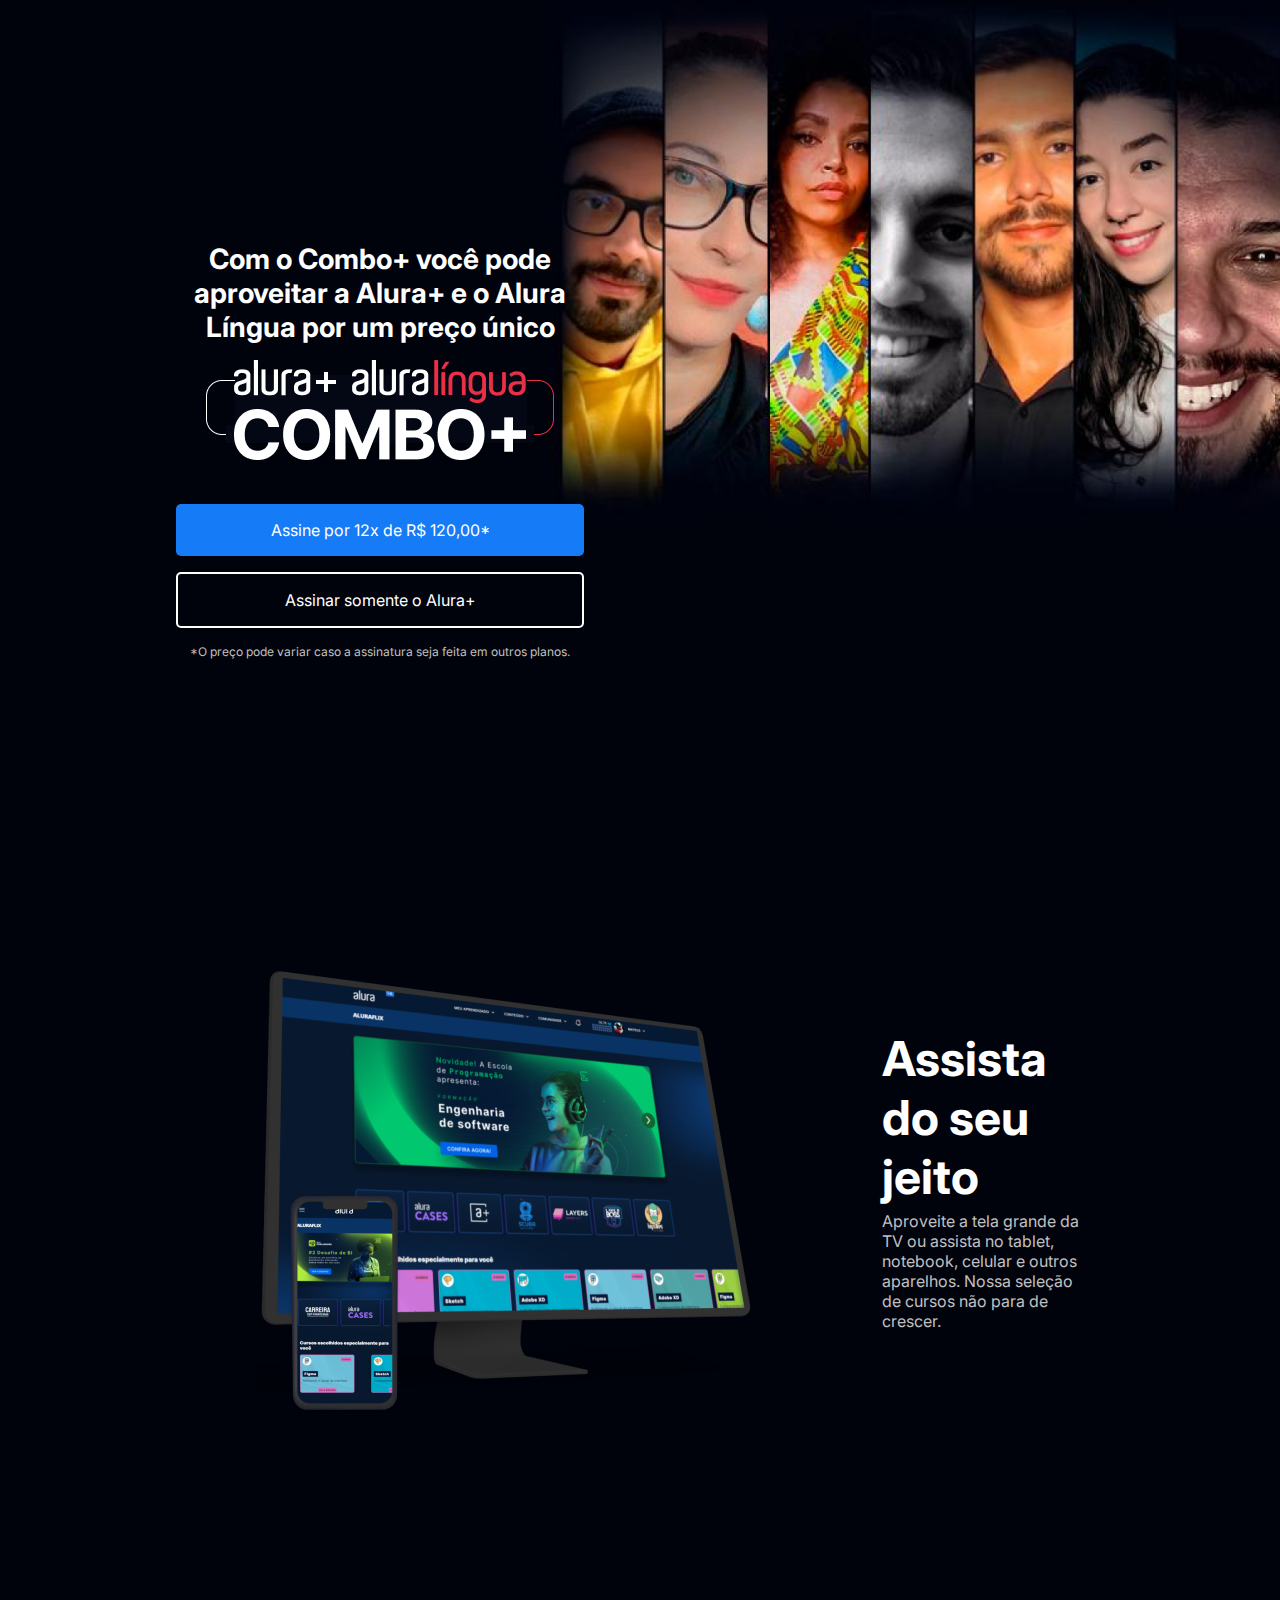
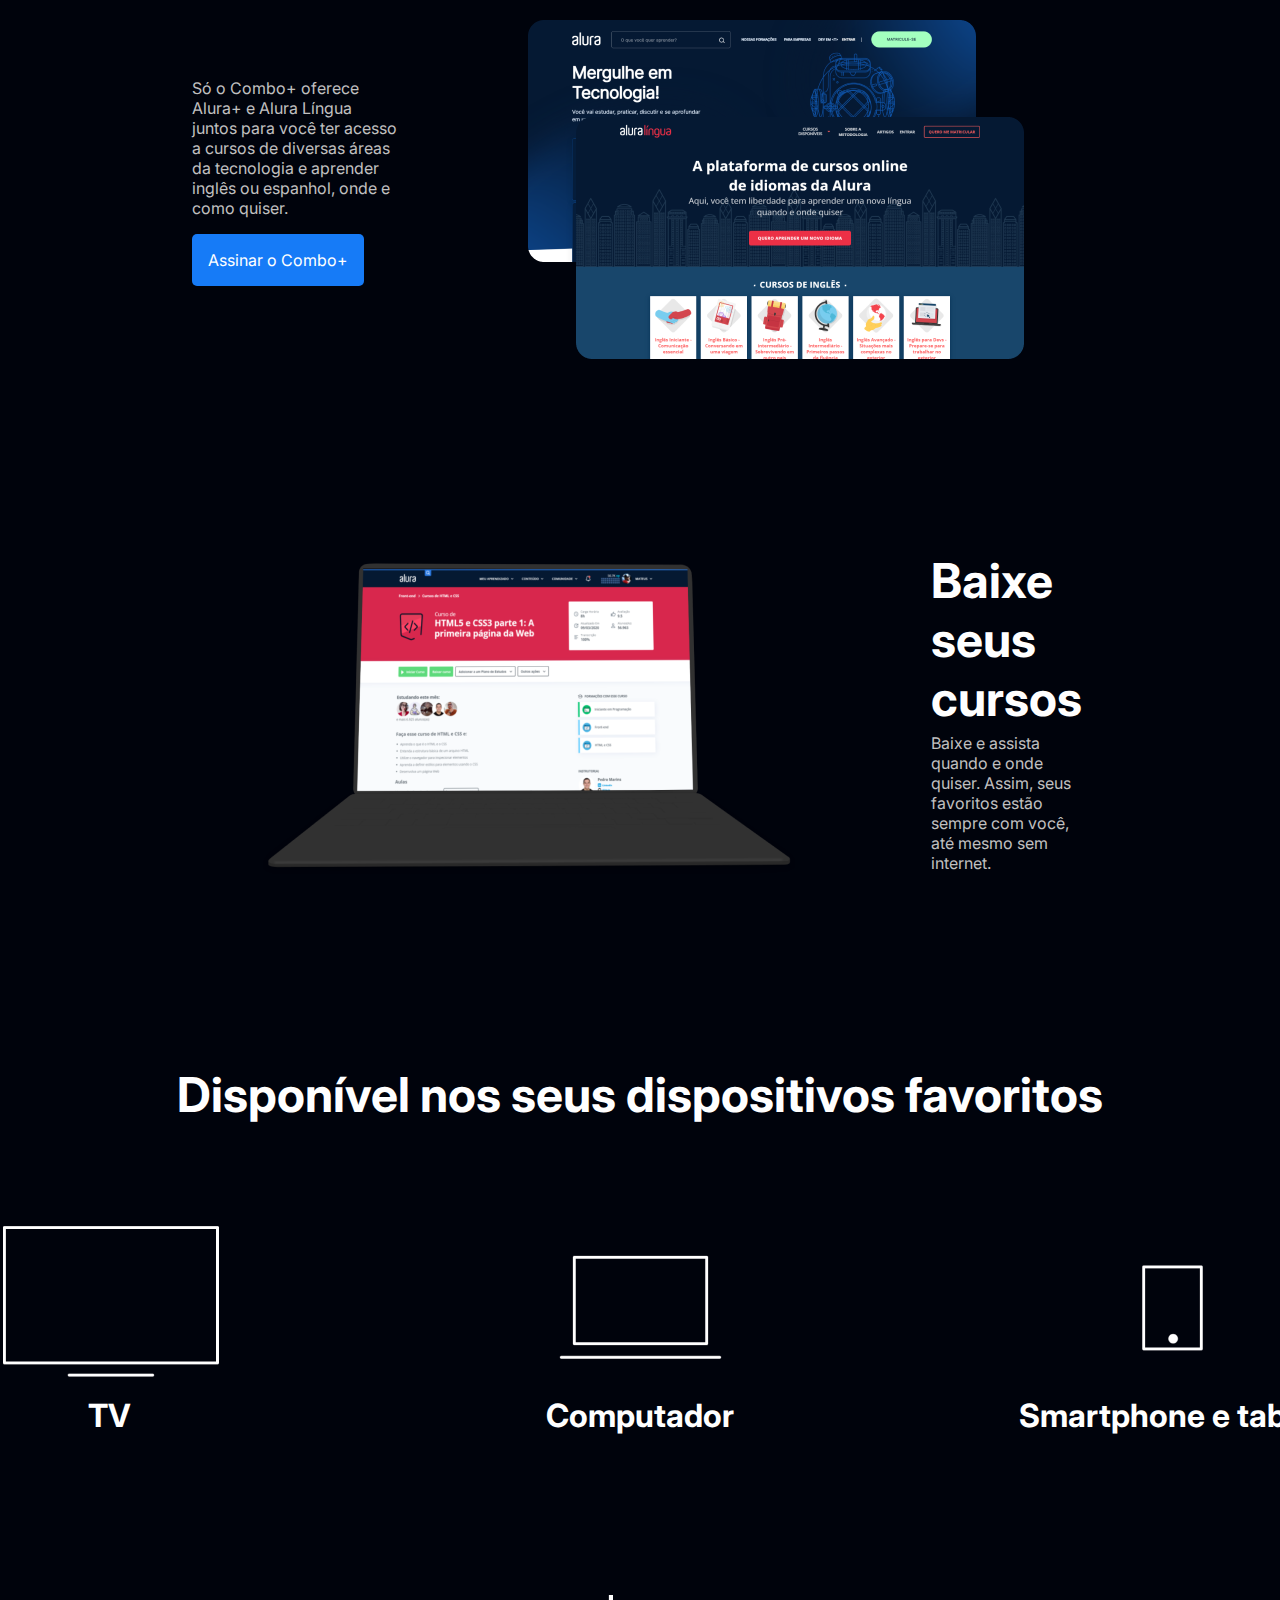
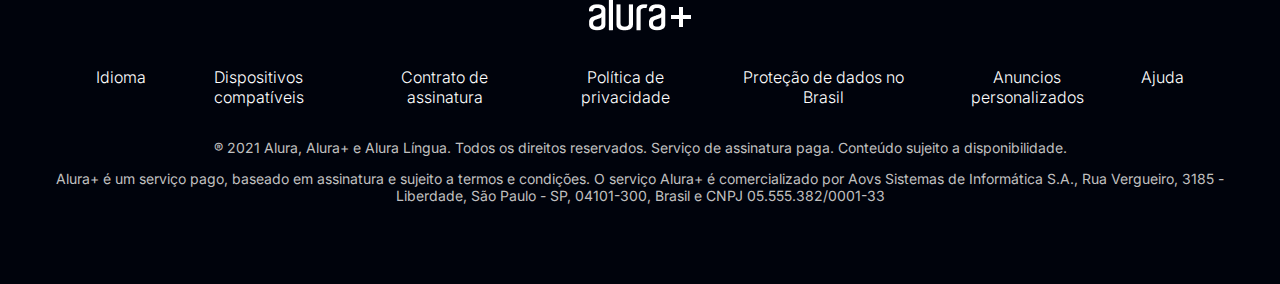
<file: index.html>
<!DOCTYPE html>
<html lang="pt-br">
<head>
    <meta charset="UTF-8">
    <meta name="viewport" content="width=device-width, initial-scale=1.0">
    <link rel="stylesheet" href="./style.css">
    <link rel="preconnect" href="https://fonts.googleapis.com">
<link rel="preconnect" href="https://fonts.gstatic.com" crossorigin>
<link href="https://fonts.googleapis.com/css2?family=Inter:ital,opsz,wght@0,14..32,100..900;1,14..32,100..900&display=swap" rel="stylesheet">
    <title>Alura Plus</title>
</head>
<body>
    <section class="container__principal">
            <!--imagens que acompanham a responsividade-->
            <img src="./img/Background.png" alt="imagem de Background para media query" class="responsive-image">
        
        <div class="container__caixa">
            <h1 class="container__titulo">Com o Combo+ você pode aproveitar a Alura+ e o Alura Língua por um preço único</h1>
            <img class="container__imagem" src="/img/Combo.png" alt="O combo+ é a junção do alura+ e o alura língua" class="container__imagem">
            <a href="www.alura.com.br" class="container__botao__azul" id="botao">Assine por 12x de R$ 120,00*</a>
            <a href="www.alura.com.br" class="container__botao__secundario" id="botao">Assinar somente o Alura+</a>
            <p class="container__aviso">*O preço pode variar caso a assinatura seja feita em outros planos.</p>
        </div>
    </section>

    <section class="container__secundario">
        <img class="secundario__imagem" src="/img/Plataformas.png" alt="Um monitor e um celular com o alura plus aberto">
        <div class="container__descricao">
            <h2 class="descricao__titulo">Assista do seu jeito</h2>
            <p class="descricao__texto">Aproveite a tela grande da TV ou assista no tablet, notebook, celular e outros aparelhos. Nossa seleção de cursos não para de crescer.</p>
        </div>
    </section>

    <section class="container__secundario">
        <div class="container__descricao">
            <p class="descricao__texto">Só o Combo+ oferece Alura+ e Alura Língua juntos para você ter acesso a cursos de diversas áreas da
                tecnologia e aprender inglês ou espanhol, onde e como quiser.</p>
            <a href="www.alura.com.br" class="container__botao secundario__botao" id="botao">Assinar o Combo+</a>
        </div>
        <img class="secundario__imagem" src="./img/Telas.png" alt="Tela do alura plus e do alura linguas">
    </section>

    <section class="container__secundario">
        <img class="secundario__imagem" src="./img/Notebook.png" alt="Tela do alura plus e do alura linguas">
        <div class="container__descricao">
            <h1 class="descricao__titulo">Baixe seus cursos</h1>
            <p class="descricao__texto">Baixe e assista quando e onde quiser. Assim, seus favoritos estão sempre com
                você, até mesmo sem internet.</p>
        </div>
        
    </section>

    <section class="dispositivos">
        <h2 class="dispositivos__titulo">Disponível nos seus dispositivos favoritos</h2>

        <div class="dispositivos__lista">
            <div>
                <img src="./img/tv.png" alt="ícone de televisão" class="secundario__imagem">
                <h3 class="lista__intem">TV</h3>
            </div>

            <div>
                <img src="./img/computador.png" alt="ícone de computador" class="secundario__imagem">
                <h3 class="lista__intem">Computador</h3>
            </div>

            <div>
                <img src="./img/celular.png" alt="ícone de celular" class="secundario__imagem">
                <h3 class="lista__intem">Smartphone e tablet</h3>
            </div>

        </div>
    </section>

    <footer class="rodape">
        <img class="rodape__logo" src="./img/Logo.png" alt="Alura+" class="rodape__logo">
        
        <ul class="rodape__ul">
            <li class="lista__link">
                <a href="#">Idioma</a>
            </li>
            <li class="lista__link">
                <a href="#">Dispositivos compatíveis</a>
            </li>
            <li class="lista__link">
                <a href="#">Contrato de assinatura</a>
            </li>

            <li class="lista__link">
                <a href="#">Política de privacidade</a>
            </li>

            <li class="lista__link">
                <a href="#">Proteção de dados no Brasil</a>
            </li>

            <li class="lista__link">
                <a href="#">Anuncios personalizados</a>
            </li>

            <li class="lista__link">
                <a href="#">Ajuda</a>
            </li>
            
        </ul>

        <p class="rodape__texto">® 2021 Alura, Alura+ e Alura Língua. Todos os direitos reservados. Serviço de
            assinatura paga. Conteúdo sujeito a disponibilidade.</p>
        <p class="rodape__texto">Alura+ é um serviço pago, baseado em assinatura e sujeito a termos e condições. O
            serviço Alura+ é comercializado por Aovs Sistemas de Informática S.A., Rua Vergueiro, 3185 - Liberdade, São
            Paulo - SP, 04101-300, Brasil e CNPJ 05.555.382/0001-33</p>
    </footer>
</body>

</html>
</file>
<file: style.css>
/*variáveis*/
:root {
    --branco-principal: #FFFFFF;
    --cinza-secundario: #C0C0C0;
    --botao-azul: #167BF7;
    --cor-de-fundo: #00030C;
    --hover-botoes:#052fa3;
    --active-links:purple;

    --fonte-principal: 'Inter';
}

/*Reset CSS*/
* {
    margin: 0;
    padding: 0;
    text-decoration: none;
    list-style: none;
}

body {
    background-color: var(--cor-de-fundo);
    color: var(--branco-principal);
    font-family: var(--fonte-principal);
    font-size: 16px;
    font-weight: 400;
}

/* só aparece na responsividade */

.responsive-image{
    display: none;
}
/* só aparece na responsividade */

.container__principal {
    background-image: url(/img/Background.png);
    background-repeat: no-repeat;
    background-size: contain;
    height: 100vh;
    display: grid;
    grid-template-columns: 50% 50%;
    align-items: center;
    text-align: center; /*alinha não só o texto mas tds os elemntos dentro de um bloco*/
    margin-left: 5em;
}

/*botões âncora*/

/*id botão mantém as propriedades comuns a todos os botões*/
#botao {
    border-radius: 5px;
    padding: 1em; /*em medida relativa, tamanho da fonte */
    color: var(--branco-principal);
    margin-bottom: 1em;
}

/*Botão Assine por 12x de R$ 120,00*/
.container__botao__azul {
    display: block;
    background-color: var(--botao-azul);
}

/*Botão Assinar somente o Alura+*/
.container__botao__secundario {
    display: block;
    background-color: transparent;
    border: 2px solid var(--branco-principal);
    color: var(--branco-principal);
}

/*Botão Assinar o combo+*/
.secundario__botao {
    display: inline-block;
    margin-top: 1em;
    background-color: var(--botao-azul);
}

#botao:hover {
    background-color:var(--hover-botoes);
    color: var(--botao-azul);
}

#botao:active {
    background-color:var(--branco-principal);
}

.container__aviso {
    color: var(--branco-principal);
    font-size: 12px;
    color: var(--cinza-secundario);
}

.container__titulo {
    font-size: 28px;
    font-weight: 700;
}

.container__imagem {
    margin: 1em 0 2em 0 ;
}

.container__caixa {
    margin: 0 6em;
}

.secundario__imagem {
    display: flex;
    justify-content: center;
    width: auto;
    margin: 0 6em;
}

.container__secundario {
    display: flex;
    align-items: center;
    margin: 0 10em;
    margin-bottom: 10em;

}

.descricao__titulo {
    font-size: 48px;
    font-weight: 700;
    color: var(--branco-principal);
    margin-bottom: 0.1em;
}

.descricao__texto {
    color: var(--cinza-secundario);
}

.container__descricao {
    padding: 2em;
}

/*section 3*/
.dispositivos__lista {
    display:flex;
    justify-content: center;
    margin: 5em 0;
}

.dispositivos {
    text-align: center;
    margin-bottom: 10em;
}

.dispositivos__titulo {
    font-size: 48px;
    font-weight: 700;
    color: var(--branco-principal);
    margin-bottom: 1em;
}

.lista__intem {
    display: flex;
    justify-content: center;
    font-size: 32px;
    color: var(--branco-principal);
}

/*Rodapé*/
.rodape {
    text-align: center;
    margin: 5em 3em ;
}

.rodape__ul {
   display:flex;
   justify-content: center;
   margin: 2em;
   
}

.rodape__texto {
    margin: 1em 0;
    color: var(--cinza-secundario);
    font-size: 14px;
}

/* Adiciona um espaço de 1em à esquerda e à direita de cada <li> */
.lista__link {
    margin: 0 1em;
}

.lista__link a {
    color: var(--branco-principal);
    font-weight: 300;
}

.lista__link a:hover{
    color: var(--botao-azul); /* muda a cor quando o cursor passar por cima */
}

/*muda a cor quando clicar no link*/
.lista__link a:active {
    color: var(--active-links);
}

/*Responsividade*/
@media screen and (max-width:768px){
    
    .responsive-image {
        display: block; /* Exibir a imagem */
        width: 75%; /* Ajustar a largura conforme necessário */
        height: auto; /* Manter a proporção da imagem */
    }
    
    .container__principal {
        display: block;
        background-image: none;
        text-align: center;
        margin: auto;
    }

    .container__imagem {
        width: 50vw; /*ocupa 50% da largura*/
    }

    .container__caixa {
        margin: 2em 2em;
    }

    .container__secundario {
        display: block;
        margin: 0%;
        text-align: center;

    }

    .secundario__imagem {
        width: 50vw;
        margin-bottom: 3em;
    }

    .dispositivos__lista{
        display: block;
        align-items: center;
    }

    .descricao__titulo {
        font-size: 35px;
    }

    .dispositivos__titulo {
        font-size: 35px;
        margin: 1em 1em;
    }

    .lista__intem{
        font-size: 20px;
    }

    .dispositivos__lista li{
        display: block;
        
    }

    .rodape__ul {
        display: flex;;
        flex-direction: column;
        margin: auto;
    }

    .lista__link {
        padding-bottom: 1em;
    }
    .rodape__logo {
        margin-bottom: 2em;
    }

    .rodape__lista {
        display: flex;
        justify-content: center;
    }
}

/*
@media (max-width:1002px) {
    
    .container__principal{
        display: flex;
        flex-direction: column;
        justify-content: center;
        margin: ;
        
    }
}
*/
</file>
